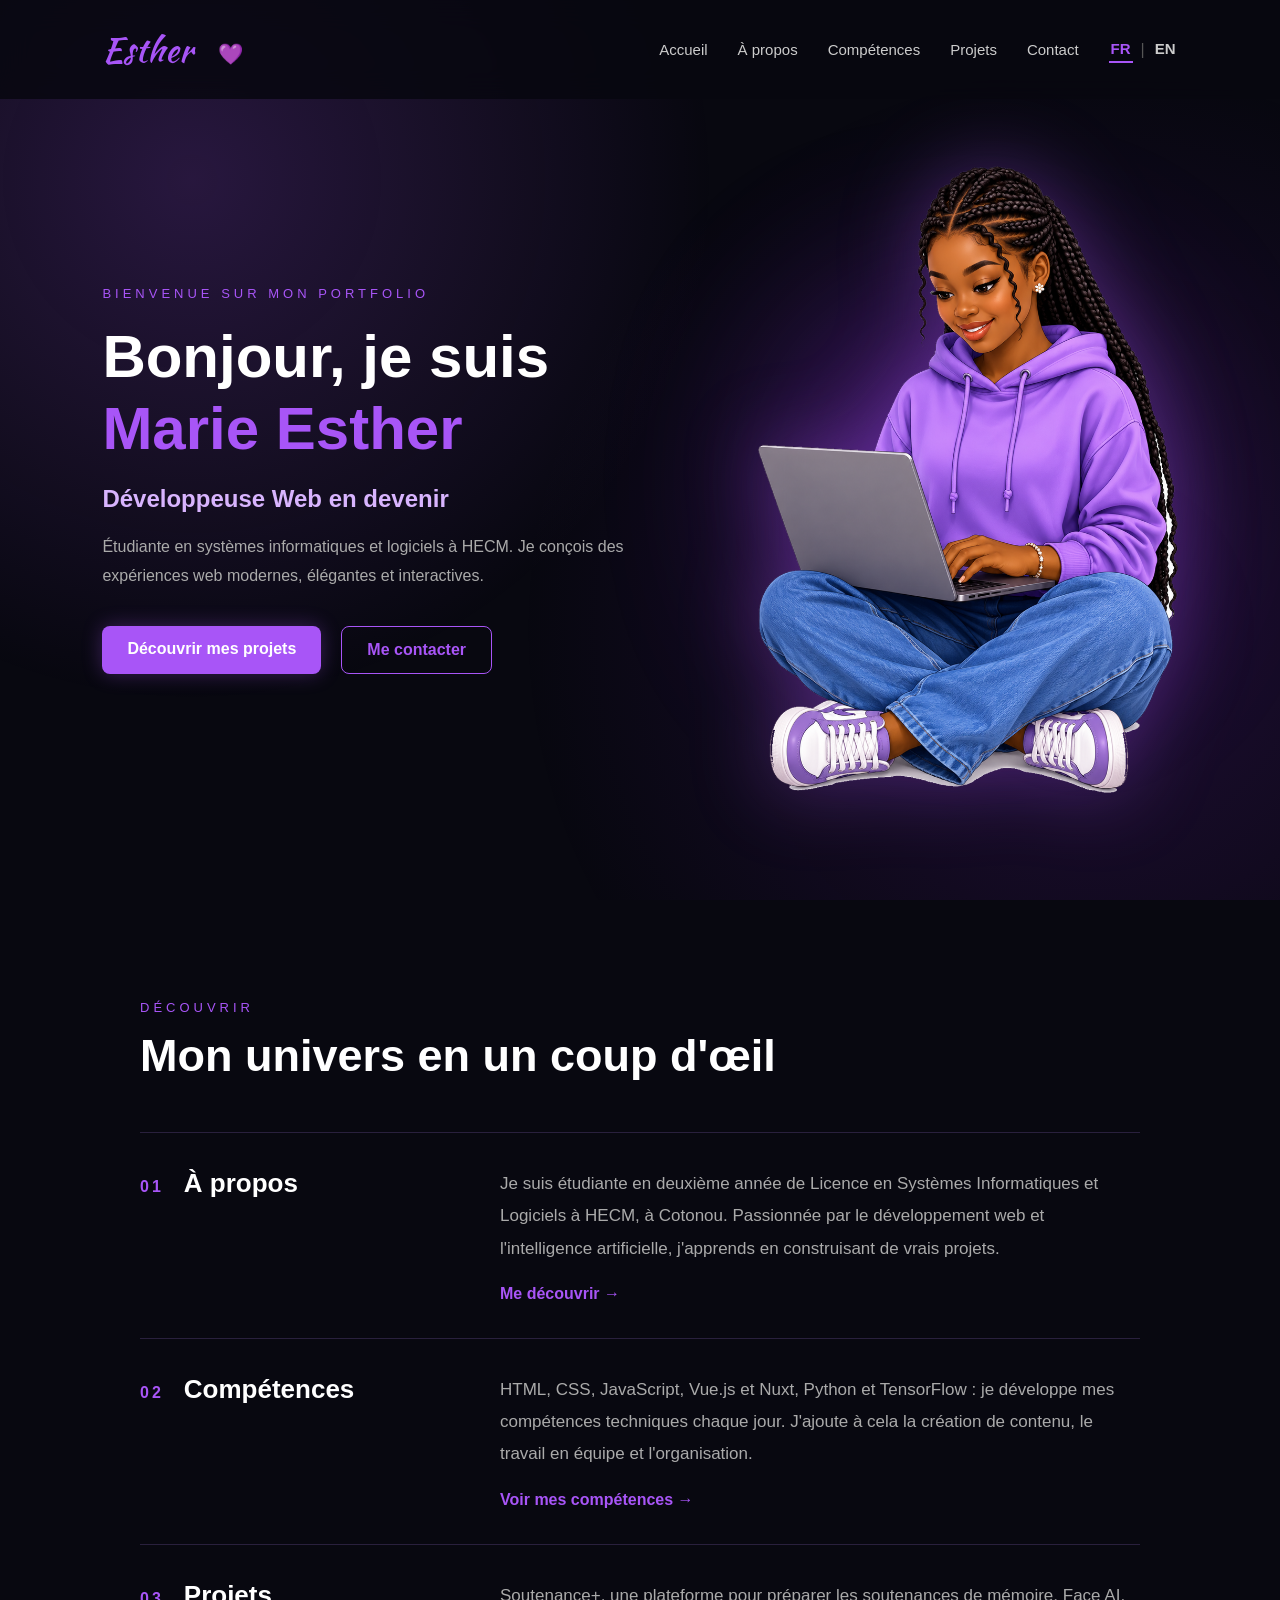
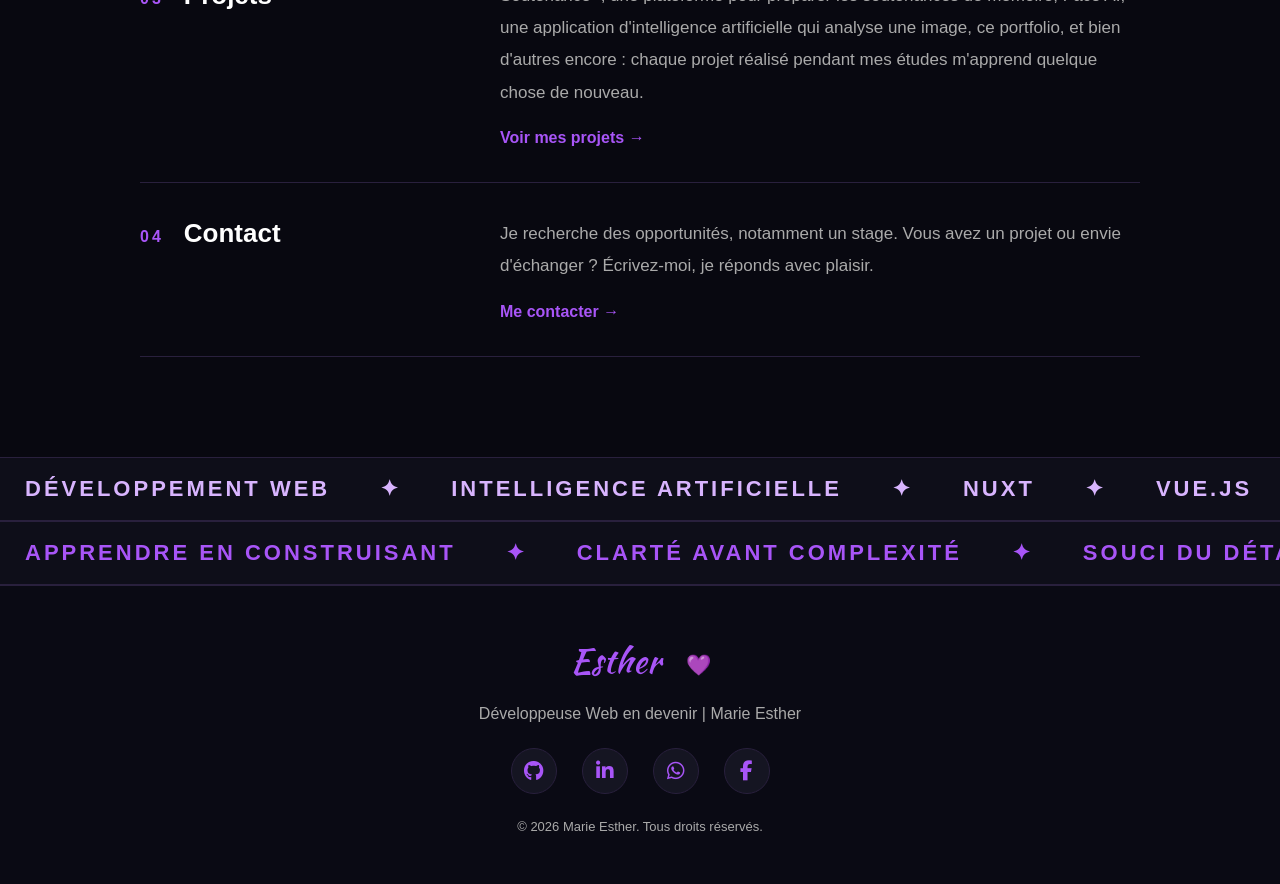
<file: index.html>
<!DOCTYPE html>
<html lang="fr">
<head>
    <meta charset="UTF-8">
    <meta name="viewport" content="width=device-width, initial-scale=1.0">
    <title data-i18n="title_home">Marie Esther | Développeuse Web</title>
    <link rel="stylesheet" href="style.css">
        <meta name="description" content="Portfolio de Marie Esther, étudiante en systèmes informatiques et logiciels à HECM. Développement web, intelligence artificielle, Nuxt, Vue.js, Python.">

    <meta property="og:type" content="website">
    <meta property="og:title" content="Marie Esther | Développeuse Web">
    <meta property="og:description" content="Étudiante en systèmes informatiques et logiciels à HECM. Découvrez mes projets web et d'intelligence artificielle.">
    <meta property="og:image" content="https://portfolio-marie-esther.vercel.app/og-image.png">
    <meta property="og:url" content="https://portfolio-marie-esther.vercel.app/">
    <meta name="twitter:card" content="summary_large_image">
</head>

<body>

    <header>
        <nav class="navbar">
            <a href="index.html" class="logo">Esther<span>.</span></a>

            <button class="menu-toggle" id="menuToggle" aria-label="Ouvrir le menu">
                ☰
            </button>

            <ul class="nav-links" id="navLinks">
                <li><a href="index.html" data-i18n="nav_home">Accueil</a></li>
                <li><a href="apropos.html" data-i18n="nav_about">À propos</a></li>
                <li><a href="competences.html" data-i18n="nav_skills">Compétences</a></li>
                <li><a href="projets.html" data-i18n="nav_projects">Projets</a></li>
                <li><a href="contact.html" data-i18n="nav_contact">Contact</a></li>
                <li><button class="lang-toggle" id="langToggle" type="button">EN</button></li>
            </ul>
        </nav>
    </header>

    <!-- SECTION ACCUEIL -->
    <section class="hero" id="accueil">

        <div class="hero-content">
            <p class="welcome" data-i18n="welcome">BIENVENUE SUR MON PORTFOLIO</p>

            <h1 data-i18n="hero_title">Bonjour, je suis<br><span>Marie Esther</span></h1>

            <h2 data-i18n="hero_sub">Développeuse Web en devenir</h2>

            <p class="description" data-i18n="hero_desc">Étudiante en systèmes informatiques et logiciels à HECM. Je conçois des expériences web modernes, élégantes et interactives.</p>

            <div class="buttons">
                <a href="projets.html" class="btn primary" data-i18n="btn_projects">Découvrir mes projets</a>
                <a href="contact.html" class="btn secondary" data-i18n="btn_contact">Me contacter</a>
            </div>
        </div>

        <div class="hero-image">
            <div class="glow"></div>
            <img src="avatar.png" alt="Illustration de Marie Esther devant son ordinateur" class="hero-avatar">
        </div>

    </section>

    <!-- RÉSUMÉ DES PAGES -->
    <section class="summary">

        <div class="summary-container">

            <p class="section-title" data-i18n="sum_label">DÉCOUVRIR</p>

            <h2 data-i18n="sum_title">Mon univers en un coup d'œil</h2>

            <div class="summary-item">
                <div class="summary-head">
                    <span class="summary-number">01</span>
                    <h3 data-i18n="nav_about">À propos</h3>
                </div>
                <div class="summary-body">
                    <p data-i18n="sum1_text">Je suis étudiante en deuxième année de Licence en Systèmes Informatiques et Logiciels à HECM, à Cotonou. Passionnée par le développement web et l'intelligence artificielle, j'apprends en construisant de vrais projets.</p>
                    <a href="apropos.html" class="summary-link" data-i18n="sum1_link">Me découvrir →</a>
                </div>
            </div>

            <div class="summary-item">
                <div class="summary-head">
                    <span class="summary-number">02</span>
                    <h3 data-i18n="nav_skills">Compétences</h3>
                </div>
                <div class="summary-body">
                    <p data-i18n="sum2_text">HTML, CSS, JavaScript, Vue.js et Nuxt, Python et TensorFlow : je développe mes compétences techniques chaque jour. J'ajoute à cela la création de contenu, le travail en équipe et l'organisation.</p>
                    <a href="competences.html" class="summary-link" data-i18n="sum2_link">Voir mes compétences →</a>
                </div>
            </div>

            <div class="summary-item">
                <div class="summary-head">
                    <span class="summary-number">03</span>
                    <h3 data-i18n="nav_projects">Projets</h3>
                </div>
                <div class="summary-body">
                    <p data-i18n="sum3_text">Soutenance+, une plateforme pour préparer les soutenances de mémoire, Face AI, une application d'intelligence artificielle qui analyse une image, ce portfolio, et bien d'autres encore : chaque projet réalisé pendant mes études m'apprend quelque chose de nouveau.</p>
                    <a href="projets.html" class="summary-link" data-i18n="sum3_link">Voir mes projets →</a>
                </div>
            </div>

            <div class="summary-item">
                <div class="summary-head">
                    <span class="summary-number">04</span>
                    <h3 data-i18n="nav_contact">Contact</h3>
                </div>
                <div class="summary-body">
                    <p data-i18n="sum4_text">Je recherche des opportunités, notamment un stage. Vous avez un projet ou envie d'échanger ? Écrivez-moi, je réponds avec plaisir.</p>
                    <a href="contact.html" class="summary-link" data-i18n="sum4_link">Me contacter →</a>
                </div>
            </div>

        </div>

    </section>

    <!-- BANDES DE MOTS QUI DÉFILENT -->
    <div class="marquee">
        <div class="marquee-track">
            <div class="marquee-group">
                <span data-i18n="mq_web">DÉVELOPPEMENT WEB</span><span>✦</span>
                <span data-i18n="mq_ai">INTELLIGENCE ARTIFICIELLE</span><span>✦</span>
                <span>NUXT</span><span>✦</span>
                <span>VUE.JS</span><span>✦</span>
                <span>PYTHON</span><span>✦</span>
                <span>TENSORFLOW</span><span>✦</span>
            </div>
            <div class="marquee-group" aria-hidden="true">
                <span data-i18n="mq_web">DÉVELOPPEMENT WEB</span><span>✦</span>
                <span data-i18n="mq_ai">INTELLIGENCE ARTIFICIELLE</span><span>✦</span>
                <span>NUXT</span><span>✦</span>
                <span>VUE.JS</span><span>✦</span>
                <span>PYTHON</span><span>✦</span>
                <span>TENSORFLOW</span><span>✦</span>
            </div>
        </div>
    </div>

    <div class="marquee reverse">
        <div class="marquee-track">
            <div class="marquee-group">
                <span data-i18n="mq2_learn">APPRENDRE EN CONSTRUISANT</span><span>✦</span>
                <span data-i18n="mq2_clarity">CLARTÉ AVANT COMPLEXITÉ</span><span>✦</span>
                <span data-i18n="mq2_detail">SOUCI DU DÉTAIL</span><span>✦</span>
                <span data-i18n="mq2_creativity">CRÉATIVITÉ</span><span>✦</span>
                <span data-i18n="mq2_rigor">RIGUEUR</span><span>✦</span>
            </div>
            <div class="marquee-group" aria-hidden="true">
                <span data-i18n="mq2_learn">APPRENDRE EN CONSTRUISANT</span><span>✦</span>
                <span data-i18n="mq2_clarity">CLARTÉ AVANT COMPLEXITÉ</span><span>✦</span>
                <span data-i18n="mq2_detail">SOUCI DU DÉTAIL</span><span>✦</span>
                <span data-i18n="mq2_creativity">CRÉATIVITÉ</span><span>✦</span>
                <span data-i18n="mq2_rigor">RIGUEUR</span><span>✦</span>
            </div>
        </div>
    </div>

    <!-- FOOTER -->
    <footer class="footer">

        <div class="footer-content">

            <a href="index.html" class="logo">Esther<span>.</span></a>

            <p data-i18n="foot_tag">Développeuse Web en devenir | Marie Esther</p>

            <div class="social-links">

                <a href="https://github.com/Tresor82" target="_blank" rel="noopener">GitHub</a>

                <a href="https://www.linkedin.com/in/marie-esther-gando-2b0a843a9" target="_blank" rel="noopener">LinkedIn</a>

                <a href="https://wa.me/2290168267479" target="_blank" rel="noopener">WhatsApp</a>

                <a href="https://www.facebook.com/profile.php?id=61590139468585" target="_blank" rel="noopener">Facebook</a>

            </div>

            <p class="copyright" data-i18n="foot_copy">© 2026 Marie Esther. Tous droits réservés.</p>

        </div>

    </footer>

    <!-- BOUTON RETOUR EN HAUT -->
    <button id="backToTop" title="Retour en haut">↑</button>

    <script src="script.js"></script>
</body>
</html>
</file>
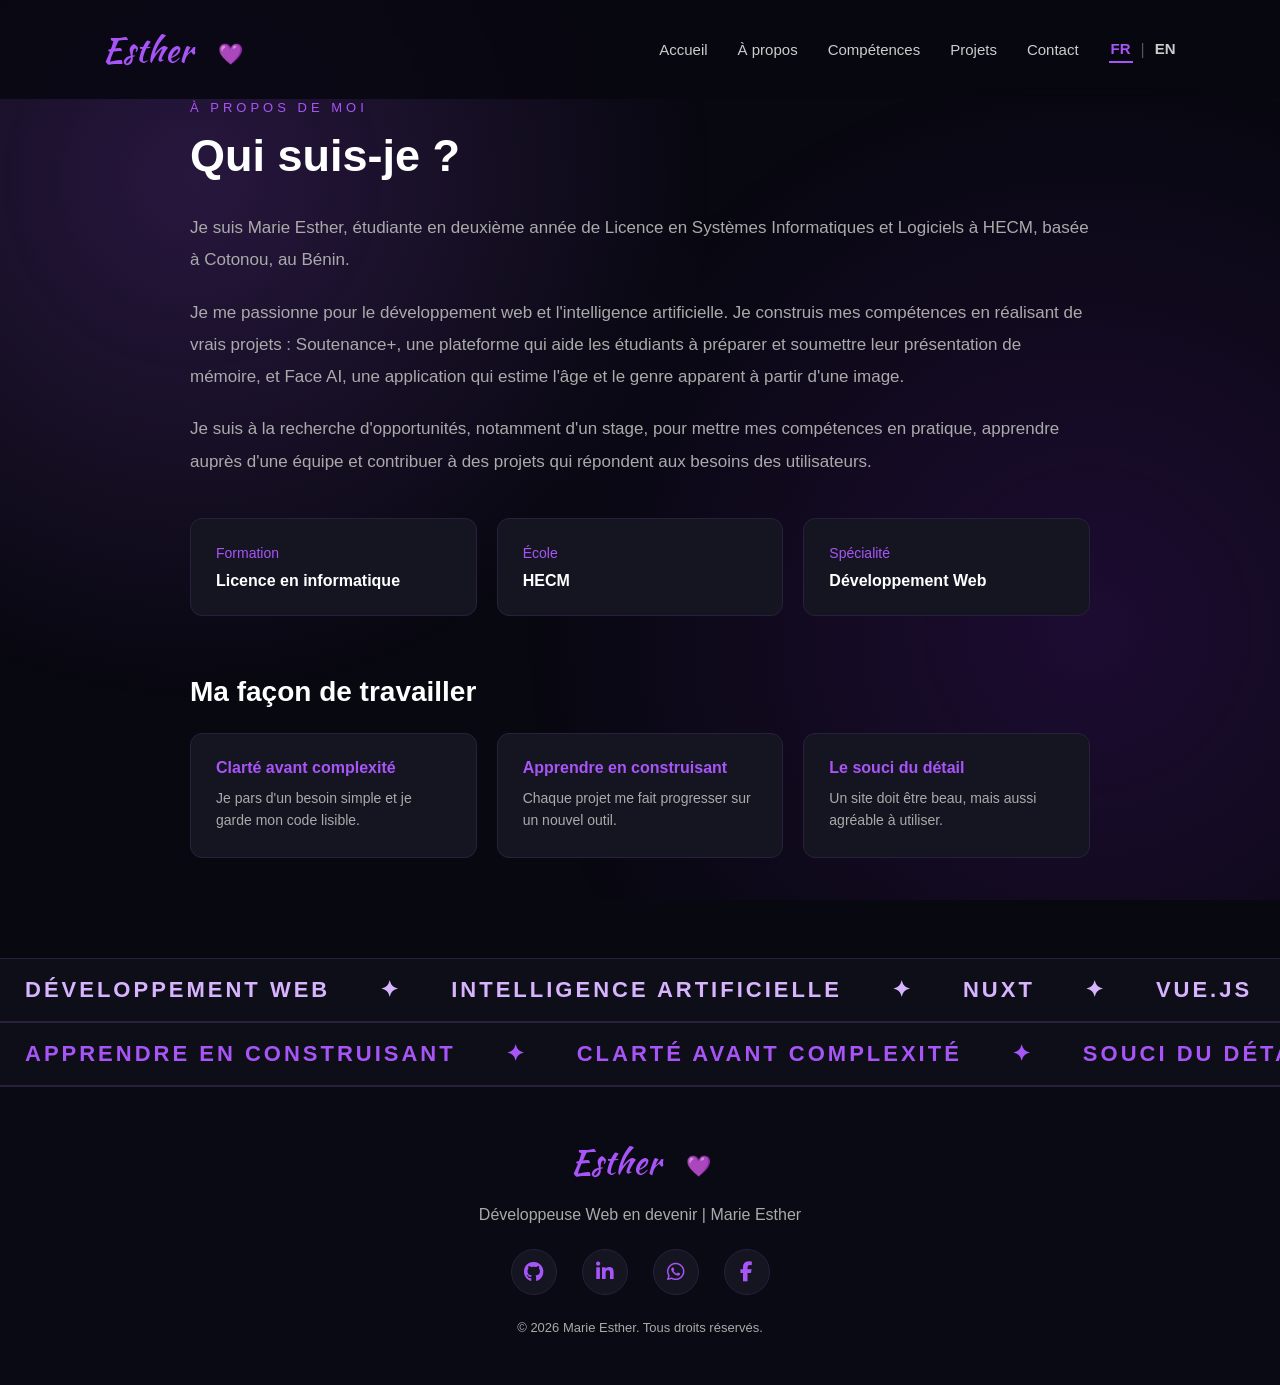
<file: apropos.html>
<!DOCTYPE html>
<html lang="fr">
<head>
    <meta charset="UTF-8">
    <meta name="viewport" content="width=device-width, initial-scale=1.0">
    <title data-i18n="title_about">À propos | Marie Esther</title>
    <link rel="stylesheet" href="style.css">
        <meta name="description" content="Portfolio de Marie Esther, étudiante en systèmes informatiques et logiciels à HECM. Développement web, intelligence artificielle, Nuxt, Vue.js, Python.">

    <meta property="og:type" content="website">
    <meta property="og:title" content="Marie Esther | Développeuse Web">
    <meta property="og:description" content="Étudiante en systèmes informatiques et logiciels à HECM. Découvrez mes projets web et d'intelligence artificielle.">
    <meta property="og:image" content="https://portfolio-marie-esther.vercel.app/og-image.png">
    <meta property="og:url" content="https://portfolio-marie-esther.vercel.app/">
    <meta name="twitter:card" content="summary_large_image">
</head>

<body>

    <header>
        <nav class="navbar">
            <a href="index.html" class="logo">Esther<span>.</span></a>

            <button class="menu-toggle" id="menuToggle" aria-label="Ouvrir le menu">
                ☰
            </button>

            <ul class="nav-links" id="navLinks">
                <li><a href="index.html" data-i18n="nav_home">Accueil</a></li>
                <li><a href="apropos.html" data-i18n="nav_about">À propos</a></li>
                <li><a href="competences.html" data-i18n="nav_skills">Compétences</a></li>
                <li><a href="projets.html" data-i18n="nav_projects">Projets</a></li>
                <li><a href="contact.html" data-i18n="nav_contact">Contact</a></li>
                <li><button class="lang-toggle" id="langToggle" type="button">EN</button></li>
            </ul>
        </nav>
    </header>

    <!-- SECTION À PROPOS -->
    <section class="about" id="apropos">

        <div class="about-content">

            <p class="section-title" data-i18n="about_label">À PROPOS DE MOI</p>

            <h2 data-i18n="about_h2">Qui suis-je ?</h2>

            <p data-i18n="about_p1">Je suis Marie Esther, étudiante en deuxième année de Licence en Systèmes Informatiques et Logiciels à HECM, basée à Cotonou, au Bénin.</p>

            <p data-i18n="about_p2">Je me passionne pour le développement web et l'intelligence artificielle. Je construis mes compétences en réalisant de vrais projets : Soutenance+, une plateforme qui aide les étudiants à préparer et soumettre leur présentation de mémoire, et Face AI, une application qui estime l'âge et le genre apparent à partir d'une image.</p>

            <p data-i18n="about_p3">Je suis à la recherche d'opportunités, notamment d'un stage, pour mettre mes compétences en pratique, apprendre auprès d'une équipe et contribuer à des projets qui répondent aux besoins des utilisateurs.</p>

            <div class="about-info">
                <div>
                    <span data-i18n="info_education">Formation</span>
                    <p data-i18n="info_education_val">Licence en informatique</p>
                </div>

                <div>
                    <span data-i18n="info_school">École</span>
                    <p>HECM</p>
                </div>

                <div>
                    <span data-i18n="info_specialty">Spécialité</span>
                    <p data-i18n="info_specialty_val">Développement Web</p>
                </div>
            </div>

            <h3 class="values-title" data-i18n="values_title">Ma façon de travailler</h3>

            <div class="about-values">
                <div>
                    <h4 data-i18n="val1_title">Clarté avant complexité</h4>
                    <p data-i18n="val1_text">Je pars d'un besoin simple et je garde mon code lisible.</p>
                </div>

                <div>
                    <h4 data-i18n="val2_title">Apprendre en construisant</h4>
                    <p data-i18n="val2_text">Chaque projet me fait progresser sur un nouvel outil.</p>
                </div>

                <div>
                    <h4 data-i18n="val3_title">Le souci du détail</h4>
                    <p data-i18n="val3_text">Un site doit être beau, mais aussi agréable à utiliser.</p>
                </div>
            </div>

        </div>

    </section>

    <!-- BANDES DE MOTS QUI DÉFILENT -->
    <div class="marquee">
        <div class="marquee-track">
            <div class="marquee-group">
                <span data-i18n="mq_web">DÉVELOPPEMENT WEB</span><span>✦</span>
                <span data-i18n="mq_ai">INTELLIGENCE ARTIFICIELLE</span><span>✦</span>
                <span>NUXT</span><span>✦</span>
                <span>VUE.JS</span><span>✦</span>
                <span>PYTHON</span><span>✦</span>
                <span>TENSORFLOW</span><span>✦</span>
            </div>
            <div class="marquee-group" aria-hidden="true">
                <span data-i18n="mq_web">DÉVELOPPEMENT WEB</span><span>✦</span>
                <span data-i18n="mq_ai">INTELLIGENCE ARTIFICIELLE</span><span>✦</span>
                <span>NUXT</span><span>✦</span>
                <span>VUE.JS</span><span>✦</span>
                <span>PYTHON</span><span>✦</span>
                <span>TENSORFLOW</span><span>✦</span>
            </div>
        </div>
    </div>

    <div class="marquee reverse">
        <div class="marquee-track">
            <div class="marquee-group">
                <span data-i18n="mq2_learn">APPRENDRE EN CONSTRUISANT</span><span>✦</span>
                <span data-i18n="mq2_clarity">CLARTÉ AVANT COMPLEXITÉ</span><span>✦</span>
                <span data-i18n="mq2_detail">SOUCI DU DÉTAIL</span><span>✦</span>
                <span data-i18n="mq2_creativity">CRÉATIVITÉ</span><span>✦</span>
                <span data-i18n="mq2_rigor">RIGUEUR</span><span>✦</span>
            </div>
            <div class="marquee-group" aria-hidden="true">
                <span data-i18n="mq2_learn">APPRENDRE EN CONSTRUISANT</span><span>✦</span>
                <span data-i18n="mq2_clarity">CLARTÉ AVANT COMPLEXITÉ</span><span>✦</span>
                <span data-i18n="mq2_detail">SOUCI DU DÉTAIL</span><span>✦</span>
                <span data-i18n="mq2_creativity">CRÉATIVITÉ</span><span>✦</span>
                <span data-i18n="mq2_rigor">RIGUEUR</span><span>✦</span>
            </div>
        </div>
    </div>

    <!-- FOOTER -->
    <footer class="footer">

        <div class="footer-content">

            <a href="index.html" class="logo">Esther<span>.</span></a>

            <p data-i18n="foot_tag">Développeuse Web en devenir | Marie Esther</p>

            <div class="social-links">

                <a href="https://github.com/Tresor82" target="_blank" rel="noopener">GitHub</a>

                <a href="https://www.linkedin.com/in/marie-esther-gando-2b0a843a9" target="_blank" rel="noopener">LinkedIn</a>

                <a href="https://wa.me/2290168267479" target="_blank" rel="noopener">WhatsApp</a>

                <a href="https://www.facebook.com/profile.php?id=61590139468585" target="_blank" rel="noopener">Facebook</a>

            </div>

            <p class="copyright" data-i18n="foot_copy">© 2026 Marie Esther. Tous droits réservés.</p>

        </div>

    </footer>

    <!-- BOUTON RETOUR EN HAUT -->
    <button id="backToTop" title="Retour en haut">↑</button>

    <script src="script.js"></script>
</body>
</html>
</file>
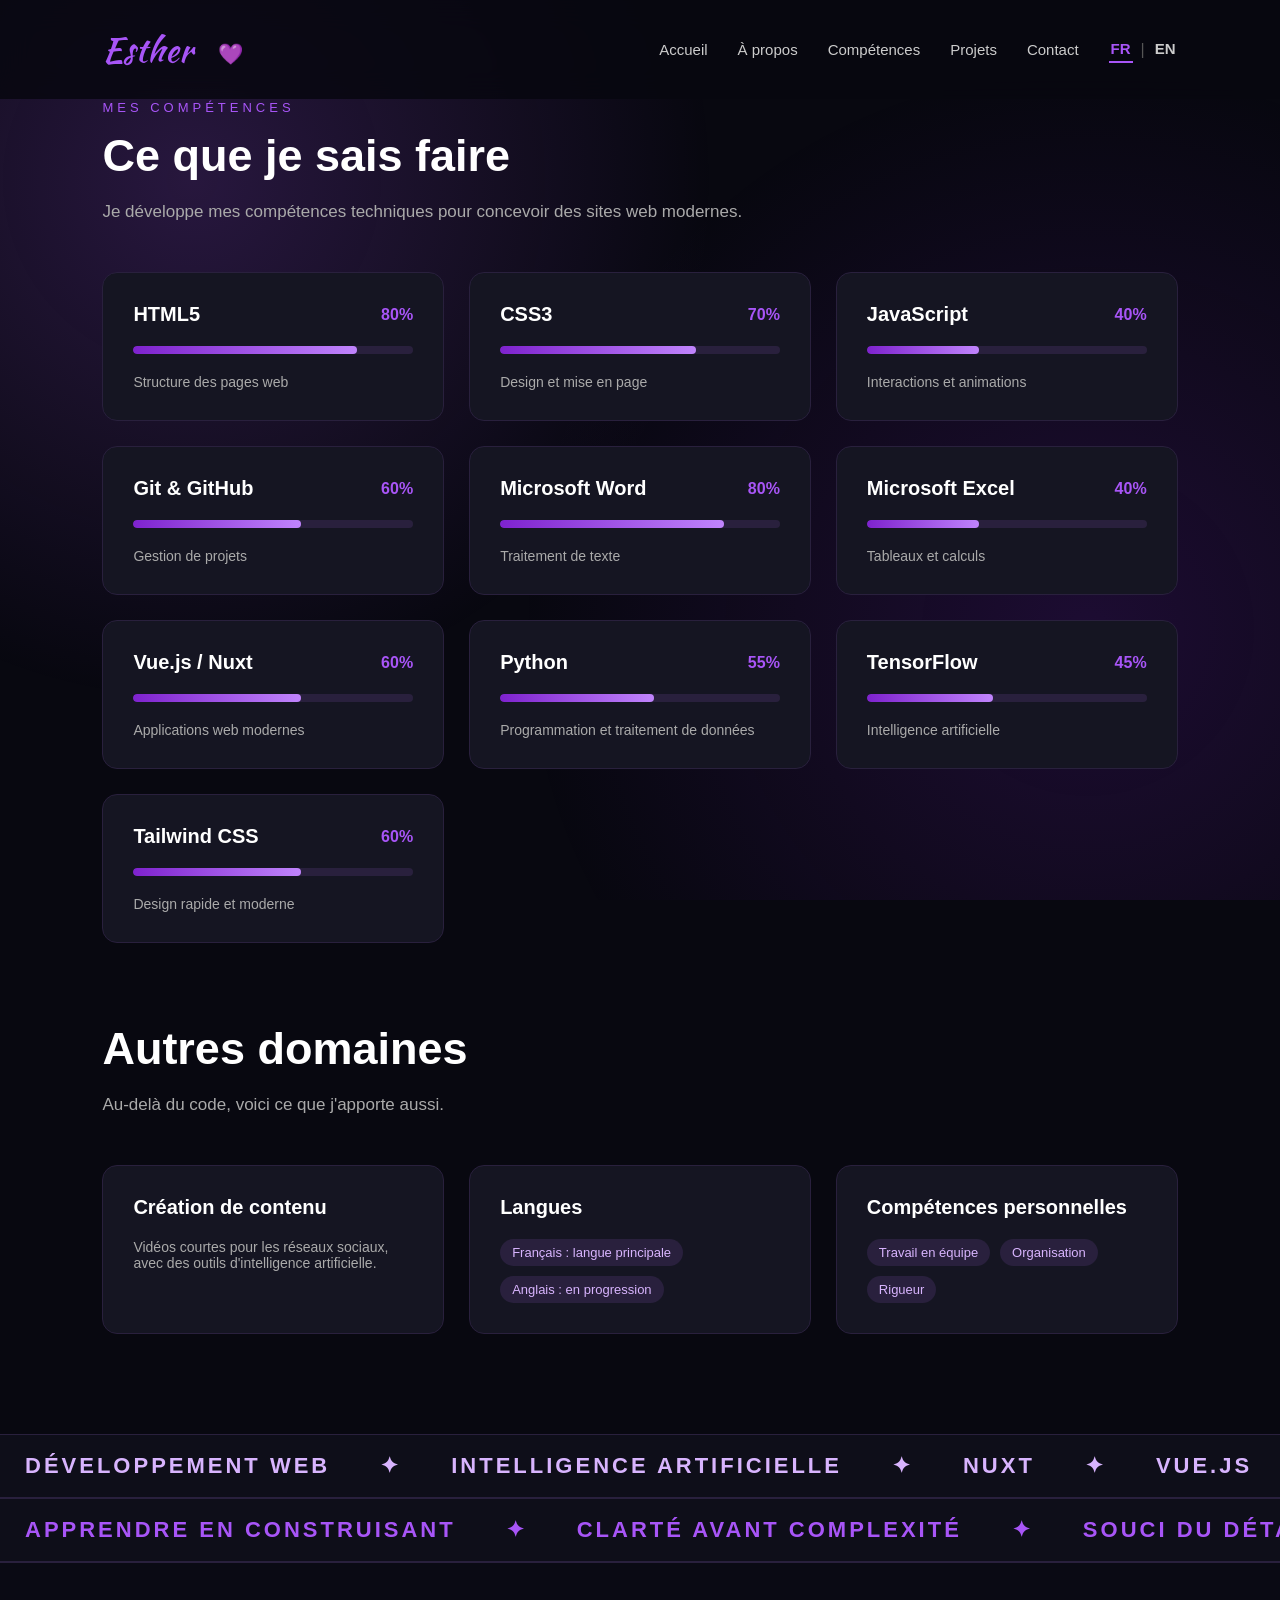
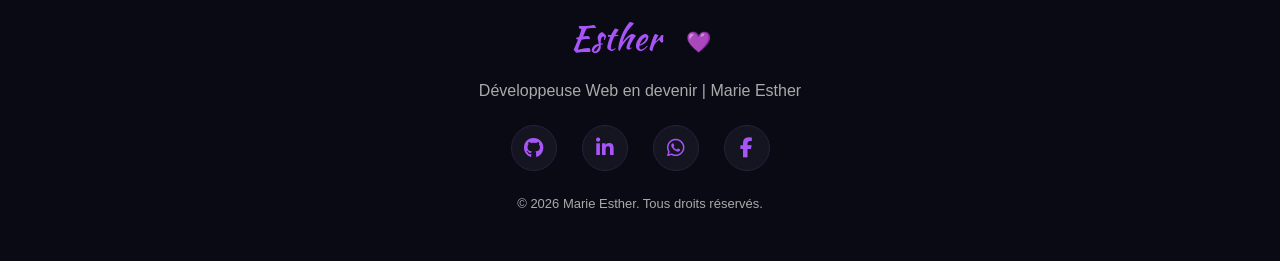
<file: competences.html>
<!DOCTYPE html>
<html lang="fr">
<head>
    <meta charset="UTF-8">
    <meta name="viewport" content="width=device-width, initial-scale=1.0">
    <title data-i18n="title_skills">Compétences | Marie Esther</title>
    <link rel="stylesheet" href="style.css">
        <meta name="description" content="Portfolio de Marie Esther, étudiante en systèmes informatiques et logiciels à HECM. Développement web, intelligence artificielle, Nuxt, Vue.js, Python.">

    <meta property="og:type" content="website">
    <meta property="og:title" content="Marie Esther | Développeuse Web">
    <meta property="og:description" content="Étudiante en systèmes informatiques et logiciels à HECM. Découvrez mes projets web et d'intelligence artificielle.">
    <meta property="og:image" content="https://portfolio-marie-esther.vercel.app/og-image.png">
    <meta property="og:url" content="https://portfolio-marie-esther.vercel.app/">
    <meta name="twitter:card" content="summary_large_image">
</head>

<body>

    <header>
        <nav class="navbar">
            <a href="index.html" class="logo">Esther<span>.</span></a>

            <button class="menu-toggle" id="menuToggle" aria-label="Ouvrir le menu">
                ☰
            </button>

            <ul class="nav-links" id="navLinks">
                <li><a href="index.html" data-i18n="nav_home">Accueil</a></li>
                <li><a href="apropos.html" data-i18n="nav_about">À propos</a></li>
                <li><a href="competences.html" data-i18n="nav_skills">Compétences</a></li>
                <li><a href="projets.html" data-i18n="nav_projects">Projets</a></li>
                <li><a href="contact.html" data-i18n="nav_contact">Contact</a></li>
                <li><button class="lang-toggle" id="langToggle" type="button">EN</button></li>
            </ul>
        </nav>
    </header>

    <!-- SECTION COMPÉTENCES -->
    <section class="skills" id="competences">

        <div class="skills-container">

            <p class="section-title" data-i18n="skills_label">MES COMPÉTENCES</p>

            <h2 data-i18n="skills_h2">Ce que je sais faire</h2>

            <p class="skills-description" data-i18n="skills_desc">Je développe mes compétences techniques pour concevoir des sites web modernes.</p>

            <div class="skills-grid">

                <div class="skill-card">
                    <div class="skill-header">
                        <h3>HTML5</h3>
                        <span>80%</span>
                    </div>
                    <div class="progress-bar">
                        <div class="progress html"></div>
                    </div>
                    <p data-i18n="sk_html">Structure des pages web</p>
                </div>

                <div class="skill-card">
                    <div class="skill-header">
                        <h3>CSS3</h3>
                        <span>70%</span>
                    </div>
                    <div class="progress-bar">
                        <div class="progress css"></div>
                    </div>
                    <p data-i18n="sk_css">Design et mise en page</p>
                </div>

                <div class="skill-card">
                    <div class="skill-header">
                        <h3>JavaScript</h3>
                        <span>40%</span>
                    </div>
                    <div class="progress-bar">
                        <div class="progress js"></div>
                    </div>
                    <p data-i18n="sk_js">Interactions et animations</p>
                </div>

                <div class="skill-card">
                    <div class="skill-header">
                        <h3>Git & GitHub</h3>
                        <span>60%</span>
                    </div>
                    <div class="progress-bar">
                        <div class="progress github"></div>
                    </div>
                    <p data-i18n="sk_git">Gestion de projets</p>
                </div>

                <div class="skill-card">
                    <div class="skill-header">
                        <h3>Microsoft Word</h3>
                        <span>80%</span>
                    </div>
                    <div class="progress-bar">
                        <div class="progress word"></div>
                    </div>
                    <p data-i18n="sk_word">Traitement de texte</p>
                </div>

                <div class="skill-card">
                    <div class="skill-header">
                        <h3>Microsoft Excel</h3>
                        <span>40%</span>
                    </div>
                    <div class="progress-bar">
                        <div class="progress excel"></div>
                    </div>
                    <p data-i18n="sk_excel">Tableaux et calculs</p>
                </div>

                <div class="skill-card">
                    <div class="skill-header">
                        <h3>Vue.js / Nuxt</h3>
                        <span>60%</span>
                    </div>
                    <div class="progress-bar">
                        <div class="progress vue"></div>
                    </div>
                    <p data-i18n="sk_vue">Applications web modernes</p>
                </div>

                <div class="skill-card">
                    <div class="skill-header">
                        <h3>Python</h3>
                        <span>55%</span>
                    </div>
                    <div class="progress-bar">
                        <div class="progress python"></div>
                    </div>
                    <p data-i18n="sk_python">Programmation et traitement de données</p>
                </div>

                <div class="skill-card">
                    <div class="skill-header">
                        <h3>TensorFlow</h3>
                        <span>45%</span>
                    </div>
                    <div class="progress-bar">
                        <div class="progress tensorflow"></div>
                    </div>
                    <p data-i18n="sk_tf">Intelligence artificielle</p>
                </div>

                <div class="skill-card">
                    <div class="skill-header">
                        <h3>Tailwind CSS</h3>
                        <span>60%</span>
                    </div>
                    <div class="progress-bar">
                        <div class="progress tailwind"></div>
                    </div>
                    <p data-i18n="sk_tailwind">Design rapide et moderne</p>
                </div>

            </div>

            <!-- AUTRES DOMAINES -->
            <h2 class="other-title" data-i18n="other_title">Autres domaines</h2>

            <p class="skills-description" data-i18n="other_desc">Au-delà du code, voici ce que j'apporte aussi.</p>

            <div class="skills-grid">

                <div class="skill-card">
                    <div class="skill-header">
                        <h3 data-i18n="oth_content">Création de contenu</h3>
                    </div>
                    <p data-i18n="oth_content_text">Vidéos courtes pour les réseaux sociaux, avec des outils d'intelligence artificielle.</p>
                </div>

                <div class="skill-card">
                    <div class="skill-header">
                        <h3 data-i18n="oth_lang">Langues</h3>
                    </div>
                    <div class="level-list">
                        <span data-i18n="oth_lang_fr">Français : langue principale</span>
                        <span data-i18n="oth_lang_en">Anglais : en progression</span>
                    </div>
                </div>

                <div class="skill-card">
                    <div class="skill-header">
                        <h3 data-i18n="oth_soft">Compétences personnelles</h3>
                    </div>
                    <div class="level-list">
                        <span data-i18n="oth_team">Travail en équipe</span>
                        <span data-i18n="oth_org">Organisation</span>
                        <span data-i18n="oth_rigor">Rigueur</span>
                    </div>
                </div>

            </div>

        </div>

    </section>

    <!-- BANDES DE MOTS QUI DÉFILENT -->
    <div class="marquee">
        <div class="marquee-track">
            <div class="marquee-group">
                <span data-i18n="mq_web">DÉVELOPPEMENT WEB</span><span>✦</span>
                <span data-i18n="mq_ai">INTELLIGENCE ARTIFICIELLE</span><span>✦</span>
                <span>NUXT</span><span>✦</span>
                <span>VUE.JS</span><span>✦</span>
                <span>PYTHON</span><span>✦</span>
                <span>TENSORFLOW</span><span>✦</span>
            </div>
            <div class="marquee-group" aria-hidden="true">
                <span data-i18n="mq_web">DÉVELOPPEMENT WEB</span><span>✦</span>
                <span data-i18n="mq_ai">INTELLIGENCE ARTIFICIELLE</span><span>✦</span>
                <span>NUXT</span><span>✦</span>
                <span>VUE.JS</span><span>✦</span>
                <span>PYTHON</span><span>✦</span>
                <span>TENSORFLOW</span><span>✦</span>
            </div>
        </div>
    </div>

    <div class="marquee reverse">
        <div class="marquee-track">
            <div class="marquee-group">
                <span data-i18n="mq2_learn">APPRENDRE EN CONSTRUISANT</span><span>✦</span>
                <span data-i18n="mq2_clarity">CLARTÉ AVANT COMPLEXITÉ</span><span>✦</span>
                <span data-i18n="mq2_detail">SOUCI DU DÉTAIL</span><span>✦</span>
                <span data-i18n="mq2_creativity">CRÉATIVITÉ</span><span>✦</span>
                <span data-i18n="mq2_rigor">RIGUEUR</span><span>✦</span>
            </div>
            <div class="marquee-group" aria-hidden="true">
                <span data-i18n="mq2_learn">APPRENDRE EN CONSTRUISANT</span><span>✦</span>
                <span data-i18n="mq2_clarity">CLARTÉ AVANT COMPLEXITÉ</span><span>✦</span>
                <span data-i18n="mq2_detail">SOUCI DU DÉTAIL</span><span>✦</span>
                <span data-i18n="mq2_creativity">CRÉATIVITÉ</span><span>✦</span>
                <span data-i18n="mq2_rigor">RIGUEUR</span><span>✦</span>
            </div>
        </div>
    </div>

    <!-- FOOTER -->
    <footer class="footer">

        <div class="footer-content">

            <a href="index.html" class="logo">Esther<span>.</span></a>

            <p data-i18n="foot_tag">Développeuse Web en devenir | Marie Esther</p>

            <div class="social-links">

                <a href="https://github.com/Tresor82" target="_blank" rel="noopener">GitHub</a>

                <a href="https://www.linkedin.com/in/marie-esther-gando-2b0a843a9" target="_blank" rel="noopener">LinkedIn</a>

                <a href="https://wa.me/2290168267479" target="_blank" rel="noopener">WhatsApp</a>

                <a href="https://www.facebook.com/profile.php?id=61590139468585" target="_blank" rel="noopener">Facebook</a>

            </div>

            <p class="copyright" data-i18n="foot_copy">© 2026 Marie Esther. Tous droits réservés.</p>

        </div>

    </footer>

    <!-- BOUTON RETOUR EN HAUT -->
    <button id="backToTop" title="Retour en haut">↑</button>

    <script src="script.js"></script>
</body>
</html>
</file>
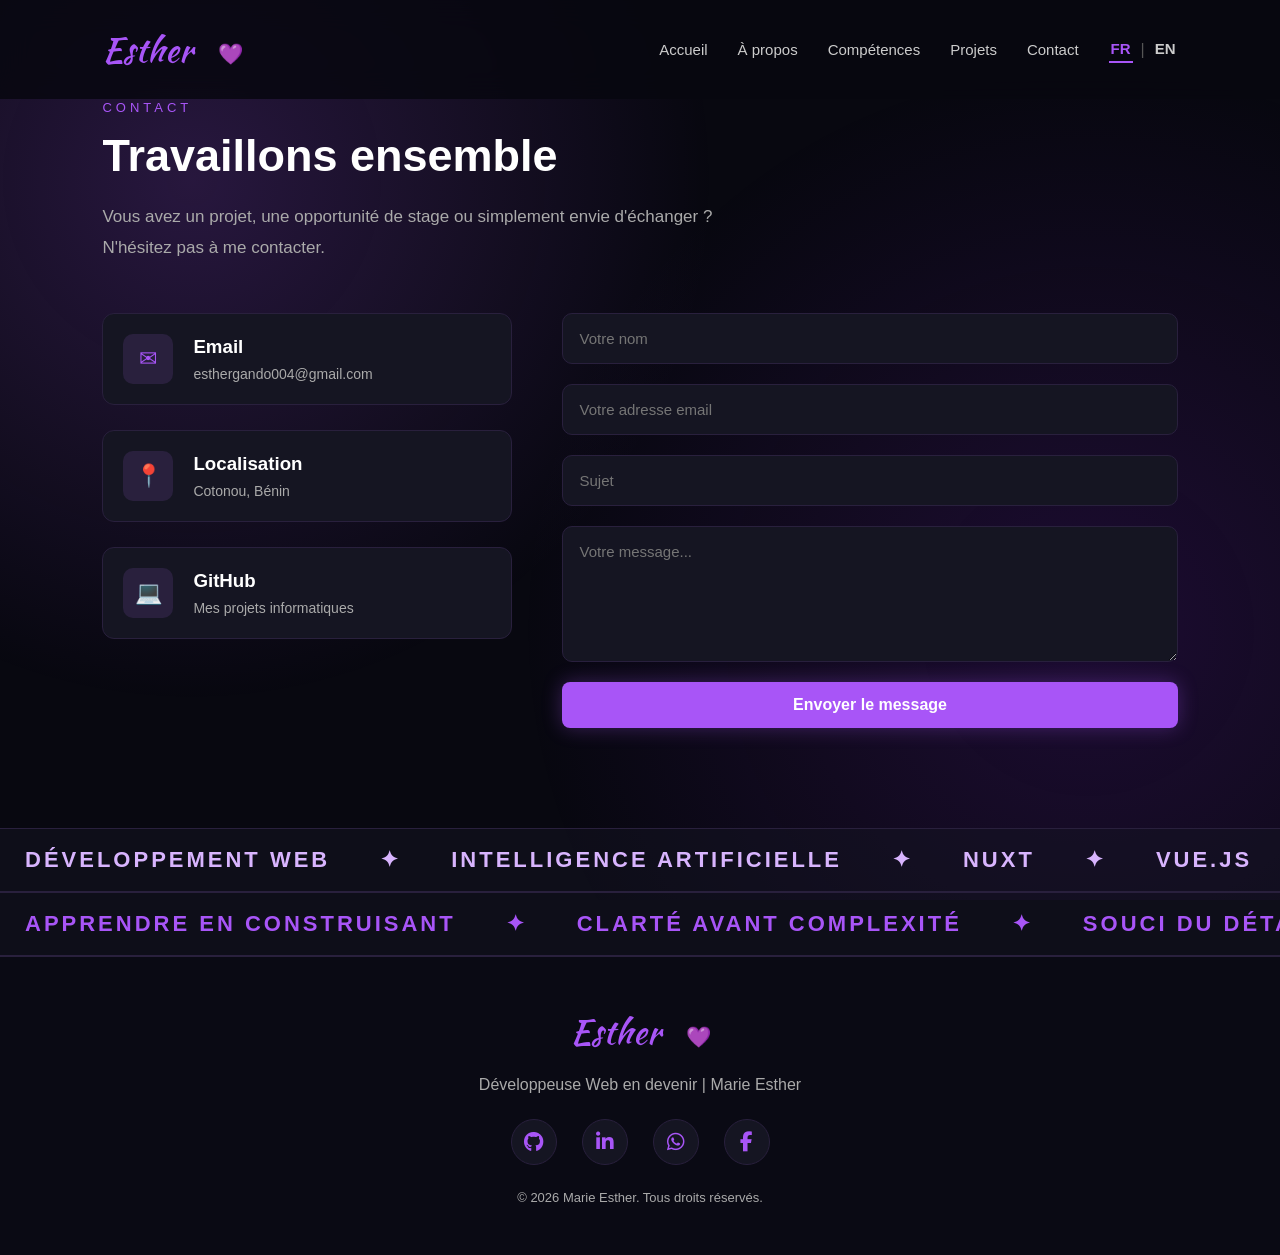
<file: contact.html>
<!DOCTYPE html>
<html lang="fr">
<head>
    <meta charset="UTF-8">
    <meta name="viewport" content="width=device-width, initial-scale=1.0">
    <title data-i18n="title_contact">Contact | Marie Esther</title>
    <link rel="stylesheet" href="style.css">
        <meta name="description" content="Portfolio de Marie Esther, étudiante en systèmes informatiques et logiciels à HECM. Développement web, intelligence artificielle, Nuxt, Vue.js, Python.">

    <meta property="og:type" content="website">
    <meta property="og:title" content="Marie Esther | Développeuse Web">
    <meta property="og:description" content="Étudiante en systèmes informatiques et logiciels à HECM. Découvrez mes projets web et d'intelligence artificielle.">
    <meta property="og:image" content="https://portfolio-marie-esther.vercel.app/og-image.png">
    <meta property="og:url" content="https://portfolio-marie-esther.vercel.app/">
    <meta name="twitter:card" content="summary_large_image">
</head>

<body>

    <header>
        <nav class="navbar">
            <a href="index.html" class="logo">Esther<span>.</span></a>

            <button class="menu-toggle" id="menuToggle" aria-label="Ouvrir le menu">
                ☰
            </button>

            <ul class="nav-links" id="navLinks">
                <li><a href="index.html" data-i18n="nav_home">Accueil</a></li>
                <li><a href="apropos.html" data-i18n="nav_about">À propos</a></li>
                <li><a href="competences.html" data-i18n="nav_skills">Compétences</a></li>
                <li><a href="projets.html" data-i18n="nav_projects">Projets</a></li>
                <li><a href="contact.html" data-i18n="nav_contact">Contact</a></li>
                <li><button class="lang-toggle" id="langToggle" type="button">EN</button></li>
            </ul>
        </nav>
    </header>

    <!-- SECTION CONTACT -->
    <section class="contact" id="contact">

        <div class="contact-container">

            <p class="section-title">CONTACT</p>

            <h2 data-i18n="contact_h2">Travaillons ensemble</h2>

            <p class="contact-description" data-i18n="contact_desc">Vous avez un projet, une opportunité de stage ou simplement envie d'échanger ? N'hésitez pas à me contacter.</p>

            <div class="contact-content">

                <div class="contact-info">

                    <div class="contact-item">
                        <div class="contact-icon">✉</div>
                        <div>
                            <h3>Email</h3>
                            <p>esthergando004@gmail.com</p>
                        </div>
                    </div>

                    <div class="contact-item">
                        <div class="contact-icon">📍</div>
                        <div>
                            <h3 data-i18n="contact_location">Localisation</h3>
                            <p data-i18n="contact_city">Cotonou, Bénin</p>
                        </div>
                    </div>

                    <div class="contact-item">
                        <div class="contact-icon">💻</div>
                        <div>
                            <h3>GitHub</h3>
                            <p data-i18n="contact_github">Mes projets informatiques</p>
                        </div>
                    </div>

                </div>

                <form class="contact-form"
                      action="https://formsubmit.co/esthergando004@gmail.com"
                      method="POST">

                    <input type="hidden" name="_subject"
                           value="Nouveau message depuis mon portfolio">

                    <input type="text"
                           name="name"
                           placeholder="Votre nom"
                           data-i18n-placeholder="ph_name"
                           required>

                    <input type="email"
                           name="email"
                           placeholder="Votre adresse email"
                           data-i18n-placeholder="ph_email"
                           required>

                    <input type="text"
                           name="subject"
                           placeholder="Sujet"
                           data-i18n-placeholder="ph_subject"
                           required>

                    <textarea name="message"
                              placeholder="Votre message..."
                              data-i18n-placeholder="ph_message"
                              rows="6"
                              required></textarea>

                    <button type="submit" class="btn primary" data-i18n="btn_send">Envoyer le message</button>

                </form>

            </div>

        </div>

    </section>

    <!-- BANDES DE MOTS QUI DÉFILENT -->
    <div class="marquee">
        <div class="marquee-track">
            <div class="marquee-group">
                <span data-i18n="mq_web">DÉVELOPPEMENT WEB</span><span>✦</span>
                <span data-i18n="mq_ai">INTELLIGENCE ARTIFICIELLE</span><span>✦</span>
                <span>NUXT</span><span>✦</span>
                <span>VUE.JS</span><span>✦</span>
                <span>PYTHON</span><span>✦</span>
                <span>TENSORFLOW</span><span>✦</span>
            </div>
            <div class="marquee-group" aria-hidden="true">
                <span data-i18n="mq_web">DÉVELOPPEMENT WEB</span><span>✦</span>
                <span data-i18n="mq_ai">INTELLIGENCE ARTIFICIELLE</span><span>✦</span>
                <span>NUXT</span><span>✦</span>
                <span>VUE.JS</span><span>✦</span>
                <span>PYTHON</span><span>✦</span>
                <span>TENSORFLOW</span><span>✦</span>
            </div>
        </div>
    </div>

    <div class="marquee reverse">
        <div class="marquee-track">
            <div class="marquee-group">
                <span data-i18n="mq2_learn">APPRENDRE EN CONSTRUISANT</span><span>✦</span>
                <span data-i18n="mq2_clarity">CLARTÉ AVANT COMPLEXITÉ</span><span>✦</span>
                <span data-i18n="mq2_detail">SOUCI DU DÉTAIL</span><span>✦</span>
                <span data-i18n="mq2_creativity">CRÉATIVITÉ</span><span>✦</span>
                <span data-i18n="mq2_rigor">RIGUEUR</span><span>✦</span>
            </div>
            <div class="marquee-group" aria-hidden="true">
                <span data-i18n="mq2_learn">APPRENDRE EN CONSTRUISANT</span><span>✦</span>
                <span data-i18n="mq2_clarity">CLARTÉ AVANT COMPLEXITÉ</span><span>✦</span>
                <span data-i18n="mq2_detail">SOUCI DU DÉTAIL</span><span>✦</span>
                <span data-i18n="mq2_creativity">CRÉATIVITÉ</span><span>✦</span>
                <span data-i18n="mq2_rigor">RIGUEUR</span><span>✦</span>
            </div>
        </div>
    </div>

    <!-- FOOTER -->
    <footer class="footer">

        <div class="footer-content">

            <a href="index.html" class="logo">Esther<span>.</span></a>

            <p data-i18n="foot_tag">Développeuse Web en devenir | Marie Esther</p>

            <div class="social-links">

                <a href="https://github.com/Tresor82" target="_blank" rel="noopener">GitHub</a>

                <a href="https://www.linkedin.com/in/marie-esther-gando-2b0a843a9" target="_blank" rel="noopener">LinkedIn</a>

                <a href="https://wa.me/2290168267479" target="_blank" rel="noopener">WhatsApp</a>

                <a href="https://www.facebook.com/profile.php?id=61590139468585" target="_blank" rel="noopener">Facebook</a>

            </div>

            <p class="copyright" data-i18n="foot_copy">© 2026 Marie Esther. Tous droits réservés.</p>

        </div>

    </footer>

    <!-- BOUTON RETOUR EN HAUT -->
    <button id="backToTop" title="Retour en haut">↑</button>

    <script src="script.js"></script>
</body>
</html>
</file>
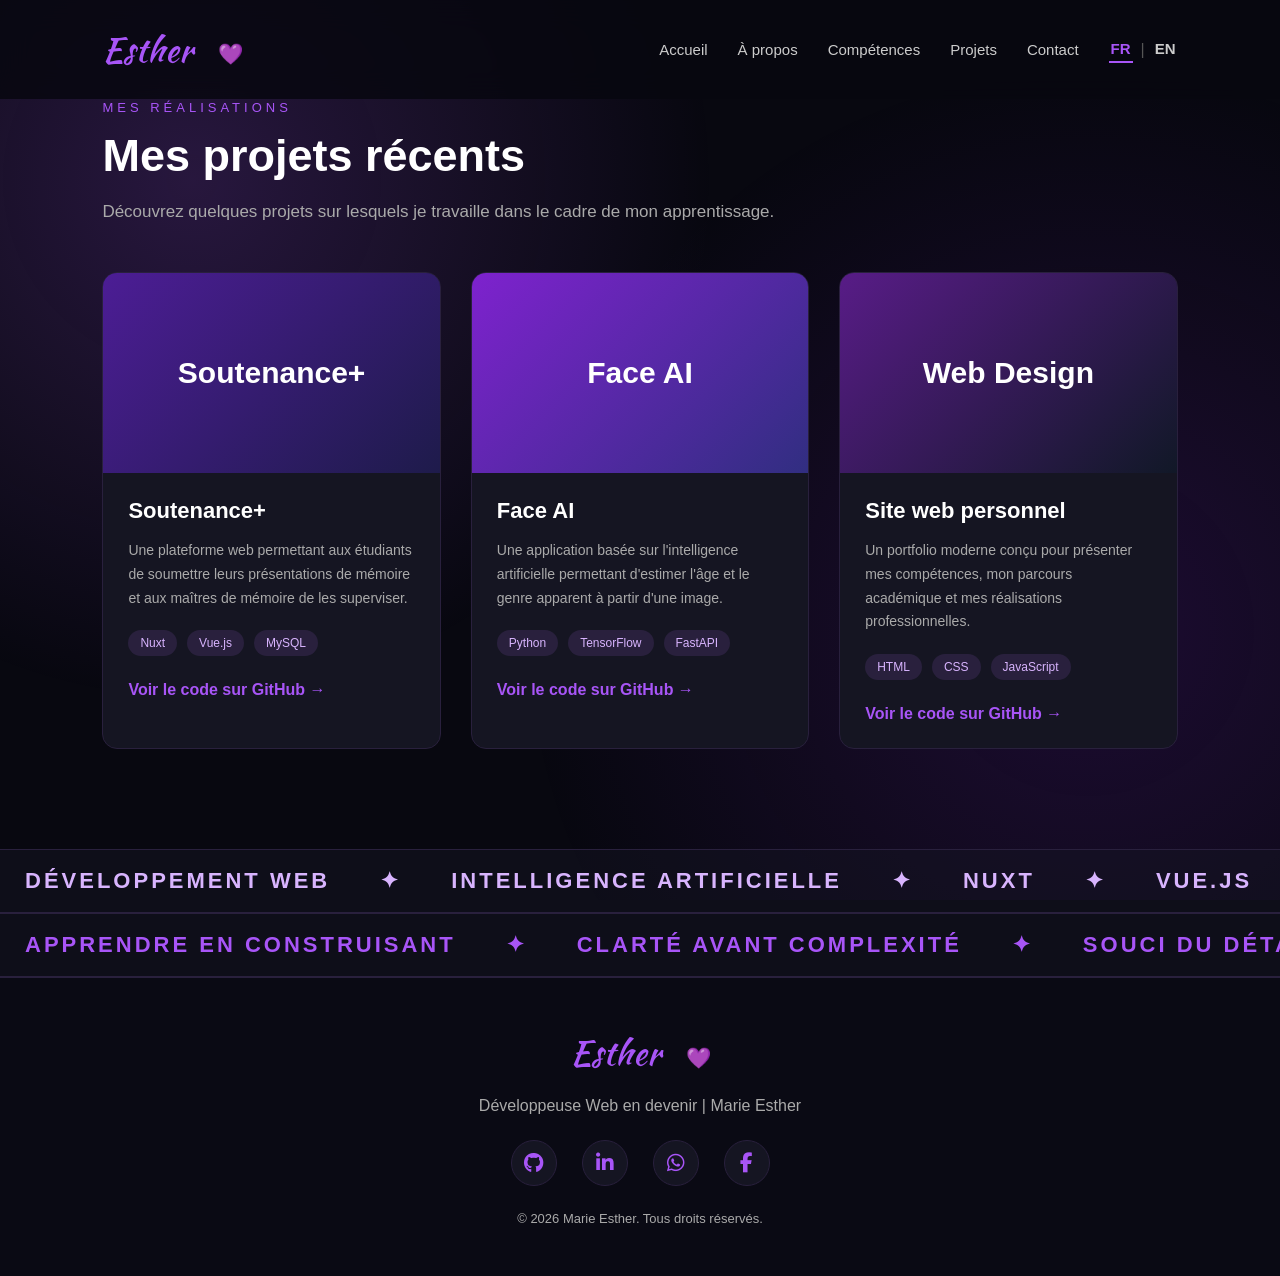
<file: projets.html>
<!DOCTYPE html>
<html lang="fr">
<head>
    <meta charset="UTF-8">
    <meta name="viewport" content="width=device-width, initial-scale=1.0">
    <title data-i18n="title_projects">Projets | Marie Esther</title>
    <link rel="stylesheet" href="style.css">
        <meta name="description" content="Portfolio de Marie Esther, étudiante en systèmes informatiques et logiciels à HECM. Développement web, intelligence artificielle, Nuxt, Vue.js, Python.">

    <meta property="og:type" content="website">
    <meta property="og:title" content="Marie Esther | Développeuse Web">
    <meta property="og:description" content="Étudiante en systèmes informatiques et logiciels à HECM. Découvrez mes projets web et d'intelligence artificielle.">
    <meta property="og:image" content="https://portfolio-marie-esther.vercel.app/og-image.png">
    <meta property="og:url" content="https://portfolio-marie-esther.vercel.app/">
    <meta name="twitter:card" content="summary_large_image">
</head>

<body>

    <header>
        <nav class="navbar">
            <a href="index.html" class="logo">Esther<span>.</span></a>

            <button class="menu-toggle" id="menuToggle" aria-label="Ouvrir le menu">
                ☰
            </button>

            <ul class="nav-links" id="navLinks">
                <li><a href="index.html" data-i18n="nav_home">Accueil</a></li>
                <li><a href="apropos.html" data-i18n="nav_about">À propos</a></li>
                <li><a href="competences.html" data-i18n="nav_skills">Compétences</a></li>
                <li><a href="projets.html" data-i18n="nav_projects">Projets</a></li>
                <li><a href="contact.html" data-i18n="nav_contact">Contact</a></li>
                <li><button class="lang-toggle" id="langToggle" type="button">EN</button></li>
            </ul>
        </nav>
    </header>

    <!-- SECTION PROJETS -->
    <section class="projects" id="projets">

        <div class="projects-container">

            <p class="section-title" data-i18n="proj_label">MES RÉALISATIONS</p>

            <h2 data-i18n="proj_h2">Mes projets récents</h2>

            <p class="projects-description" data-i18n="proj_desc">Découvrez quelques projets sur lesquels je travaille dans le cadre de mon apprentissage.</p>

            <div class="projects-grid">

                <!-- PROJET 1 -->
                <div class="project-card">

                    <div class="project-image project-one">
                        <span>Soutenance+</span>
                    </div>

                    <div class="project-content">

                        <h3>Soutenance+</h3>

                        <p data-i18n="proj1_text">Une plateforme web permettant aux étudiants de soumettre leurs présentations de mémoire et aux maîtres de mémoire de les superviser.</p>

                        <div class="project-tags">
                            <span>Nuxt</span>
                            <span>Vue.js</span>
                            <span>MySQL</span>
                        </div>

                        <a href="https://github.com/Tresor82/soutenance-new" target="_blank" rel="noopener" class="project-link" data-i18n="proj_link">Voir le code sur GitHub →</a>

                    </div>

                </div>

                <!-- PROJET 2 -->
                <div class="project-card">

                    <div class="project-image project-two">
                        <span>Face AI</span>
                    </div>

                    <div class="project-content">

                        <h3>Face AI</h3>

                        <p data-i18n="proj2_text">Une application basée sur l'intelligence artificielle permettant d'estimer l'âge et le genre apparent à partir d'une image.</p>

                        <div class="project-tags">
                            <span>Python</span>
                            <span>TensorFlow</span>
                            <span>FastAPI</span>
                        </div>

                        <a href="https://github.com/Tresor82/genre-reconnaissance-cnn" target="_blank" rel="noopener" class="project-link" data-i18n="proj_link">Voir le code sur GitHub →</a>

                    </div>

                </div>

                <!-- PROJET 3 -->
                <div class="project-card">

                    <div class="project-image project-three">
                        <span>Web Design</span>
                    </div>

                    <div class="project-content">

                        <h3 data-i18n="proj3_title">Site web personnel</h3>

                        <p data-i18n="proj3_text">Un portfolio moderne conçu pour présenter mes compétences, mon parcours académique et mes réalisations professionnelles.</p>

                        <div class="project-tags">
                            <span>HTML</span>
                            <span>CSS</span>
                            <span>JavaScript</span>
                        </div>

                        <a href="https://github.com/Tresor82/portfolio" target="_blank" rel="noopener" class="project-link" data-i18n="proj_link">Voir le code sur GitHub →</a>

                    </div>

                </div>

            </div>

        </div>

    </section>

    <!-- BANDES DE MOTS QUI DÉFILENT -->
    <div class="marquee">
        <div class="marquee-track">
            <div class="marquee-group">
                <span data-i18n="mq_web">DÉVELOPPEMENT WEB</span><span>✦</span>
                <span data-i18n="mq_ai">INTELLIGENCE ARTIFICIELLE</span><span>✦</span>
                <span>NUXT</span><span>✦</span>
                <span>VUE.JS</span><span>✦</span>
                <span>PYTHON</span><span>✦</span>
                <span>TENSORFLOW</span><span>✦</span>
            </div>
            <div class="marquee-group" aria-hidden="true">
                <span data-i18n="mq_web">DÉVELOPPEMENT WEB</span><span>✦</span>
                <span data-i18n="mq_ai">INTELLIGENCE ARTIFICIELLE</span><span>✦</span>
                <span>NUXT</span><span>✦</span>
                <span>VUE.JS</span><span>✦</span>
                <span>PYTHON</span><span>✦</span>
                <span>TENSORFLOW</span><span>✦</span>
            </div>
        </div>
    </div>

    <div class="marquee reverse">
        <div class="marquee-track">
            <div class="marquee-group">
                <span data-i18n="mq2_learn">APPRENDRE EN CONSTRUISANT</span><span>✦</span>
                <span data-i18n="mq2_clarity">CLARTÉ AVANT COMPLEXITÉ</span><span>✦</span>
                <span data-i18n="mq2_detail">SOUCI DU DÉTAIL</span><span>✦</span>
                <span data-i18n="mq2_creativity">CRÉATIVITÉ</span><span>✦</span>
                <span data-i18n="mq2_rigor">RIGUEUR</span><span>✦</span>
            </div>
            <div class="marquee-group" aria-hidden="true">
                <span data-i18n="mq2_learn">APPRENDRE EN CONSTRUISANT</span><span>✦</span>
                <span data-i18n="mq2_clarity">CLARTÉ AVANT COMPLEXITÉ</span><span>✦</span>
                <span data-i18n="mq2_detail">SOUCI DU DÉTAIL</span><span>✦</span>
                <span data-i18n="mq2_creativity">CRÉATIVITÉ</span><span>✦</span>
                <span data-i18n="mq2_rigor">RIGUEUR</span><span>✦</span>
            </div>
        </div>
    </div>

    <!-- FOOTER -->
    <footer class="footer">

        <div class="footer-content">

            <a href="index.html" class="logo">Esther<span>.</span></a>

            <p data-i18n="foot_tag">Développeuse Web en devenir | Marie Esther</p>

            <div class="social-links">

                <a href="https://github.com/Tresor82" target="_blank" rel="noopener">GitHub</a>

                <a href="https://www.linkedin.com/in/marie-esther-gando-2b0a843a9" target="_blank" rel="noopener">LinkedIn</a>

                <a href="https://wa.me/2290168267479" target="_blank" rel="noopener">WhatsApp</a>

                <a href="https://www.facebook.com/profile.php?id=61590139468585" target="_blank" rel="noopener">Facebook</a>

            </div>

            <p class="copyright" data-i18n="foot_copy">© 2026 Marie Esther. Tous droits réservés.</p>

        </div>

    </footer>

    <!-- BOUTON RETOUR EN HAUT -->
    <button id="backToTop" title="Retour en haut">↑</button>

    <script src="script.js"></script>
</body>
</html>
</file>
<file: style.css>
@import url('https://fonts.googleapis.com/css2?family=Kaushan+Script&display=swap');

/* RÉINITIALISATION */
* {
    margin: 0;
    padding: 0;
    box-sizing: border-box;
    scroll-behavior: smooth;
}

body {
    font-family: 'Segoe UI', sans-serif;
    background: #080810;
    color: white;
}

/* NAVIGATION */
header {
    width: 100%;
    padding: 25px 8%;
    position: fixed;
    top: 0;
    z-index: 1000;
    background: rgba(8, 8, 16, 0.85);
    backdrop-filter: blur(15px);
}

.navbar {
    display: flex;
    justify-content: space-between;
    align-items: center;
}

.logo {
    font-size: 28px;
    font-weight: bold;
    color: white;
    text-decoration: none;
}

.logo span {
    color: #a855f7;
}

.nav-links {
    display: flex;
    gap: 30px;
    list-style: none;
    align-items: center;
}

.nav-links a {
    text-decoration: none;
    color: #ccc;
    font-size: 15px;
    transition: 0.3s;
}

.nav-links a:hover {
    color: #a855f7;
}

/* SECTION ACCUEIL */
.hero {
    min-height: 100vh;
    display: flex;
    align-items: center;
    justify-content: space-between;
    padding: 120px 8% 60px;
    gap: 50px;
}

.hero-content {
    max-width: 600px;
}

.welcome {
    color: #a855f7;
    letter-spacing: 4px;
    font-size: 13px;
    margin-bottom: 20px;
}

.hero h1 {
    font-size: 60px;
    line-height: 1.2;
    margin-bottom: 20px;
}

.hero h1 span {
    color: #a855f7;
}

.hero h2 {
    font-size: 24px;
    color: #d8b4fe;
    margin-bottom: 20px;
}

.description {
    color: #aaa;
    line-height: 1.8;
    font-size: 16px;
    margin-bottom: 35px;
}

/* BOUTONS */
.buttons {
    display: flex;
    gap: 20px;
    flex-wrap: wrap;
}

.btn {
    padding: 14px 25px;
    border-radius: 8px;
    text-decoration: none;
    font-weight: bold;
    transition: 0.3s;
}

.primary {
    background: #a855f7;
    color: white;
    box-shadow: 0 0 20px rgba(168, 85, 247, 0.3);
}

.primary:hover {
    background: #9333ea;
    transform: translateY(-4px);
}

.secondary {
    border: 1px solid #a855f7;
    color: #a855f7;
}

.secondary:hover {
    background: #a855f7;
    color: white;
    transform: translateY(-4px);
}

/* PHOTO / VISUEL */
.hero-image {
    position: relative;
    display: flex;
    justify-content: center;
    align-items: center;
}

.glow {
    position: absolute;
    width: 320px;
    height: 320px;
    background: #9333ea;
    border-radius: 50%;
    filter: blur(100px);
    opacity: 0.5;
}

.profile-placeholder {
    position: relative;
    width: 300px;
    height: 300px;
    border-radius: 50%;
    border: 3px solid #a855f7;
    background: linear-gradient(135deg, #1a1028, #080810);
    display: flex;
    justify-content: center;
    align-items: center;
    box-shadow: 0 0 40px rgba(168, 85, 247, 0.4);
}

.profile-placeholder span {
    font-size: 80px;
    font-weight: bold;
    color: #d8b4fe;
}

/* RESPONSIVE */
@media screen and (max-width: 900px) {
    .hero {
        flex-direction: column;
        text-align: center;
    }

    .hero h1 {
        font-size: 45px;
    }

    .buttons {
        justify-content: center;
    }

    .nav-links {
        gap: 12px;
        font-size: 12px;
    }

    .profile-placeholder {
        width: 220px;
        height: 220px;
    }
}
/* SECTION À PROPOS */

.about {
    min-height: 100vh;
    padding: 100px 8%;
    display: flex;
    align-items: center;
    justify-content: center;
    background: #0d0d18;
}

.about-content {
    max-width: 900px;
}

.section-title {
    color: #a855f7;
    letter-spacing: 4px;
    font-size: 13px;
    margin-bottom: 15px;
}

.about h2 {
    font-size: 45px;
    margin-bottom: 30px;
}

.about-content > p:not(.section-title) {
    color: #aaa;
    font-size: 17px;
    line-height: 1.9;
    margin-bottom: 20px;
}

.about-info {
    display: grid;
    grid-template-columns: repeat(3, 1fr);
    gap: 20px;
    margin-top: 40px;
}

.about-info div {
    padding: 25px;
    background: #151522;
    border: 1px solid #29203d;
    border-radius: 12px;
    transition: 0.3s;
}

.about-info div:hover {
    border-color: #a855f7;
    transform: translateY(-5px);
}

.about-info span {
    color: #a855f7;
    font-size: 14px;
}

.about-info p {
    margin-top: 10px;
    color: white;
    font-weight: bold;
}

@media (max-width: 700px) {
    .about-info {
        grid-template-columns: 1fr;
    }

    .about h2 {
        font-size: 35px;
    }
}

.skills {
    padding: 100px 8%;
    background: #080810;
}

.skills-container {
    max-width: 1200px;
    margin: auto;
}

.skills h2 {
    font-size: 45px;
    margin-bottom: 20px;
}

.skills-description {
    color: #aaa;
    font-size: 17px;
    margin-bottom: 50px;
}

.skills-grid {
    display: grid;
    grid-template-columns: repeat(3, 1fr);
    gap: 25px;
}

.skill-card {
    padding: 30px;
    background: #151522;
    border: 1px solid #29203d;
    border-radius: 15px;
    transition: 0.4s;
}

.skill-card:hover {
    transform: translateY(-8px);
    border-color: #a855f7;
    box-shadow: 0 0 25px rgba(168, 85, 247, 0.15);
}

.skill-header {
    display: flex;
    justify-content: space-between;
    align-items: center;
    margin-bottom: 20px;
}

.skill-header h3 {
    font-size: 20px;
}

.skill-header span {
    color: #a855f7;
    font-weight: bold;
}

.progress-bar {
    height: 8px;
    background: #29203d;
    border-radius: 10px;
    overflow: hidden;
    margin-bottom: 20px;
}

.progress {
    height: 100%;
    background: linear-gradient(90deg, #7e22ce, #c084fc);
    border-radius: 10px;
}

.progress.html {
    width: 80%;
}

.progress.css {
    width: 70%;
}

.progress.js {
    width: 40%;
}

.progress.github {
    width: 60%;
}

.progress.word {
    width: 80%;
}

.progress.excel {
    width: 40%;
}

.skill-card p {
    color: #aaa;
    font-size: 14px;
}

@media (max-width: 900px) {
    .skills-grid {
        grid-template-columns: repeat(2, 1fr);
    }
}

@media (max-width: 600px) {
    .skills-grid {
        grid-template-columns: 1fr;
    }

    .skills h2 {
        font-size: 35px;
    }
}

/* SECTION PROJETS */

.projects {
    padding: 100px 8%;
    background: #0d0d18;
}

.projects-container {
    max-width: 1200px;
    margin: auto;
}

.projects h2 {
    font-size: 45px;
    margin-bottom: 20px;
}

.projects-description {
    color: #aaa;
    font-size: 17px;
    margin-bottom: 50px;
}

.projects-grid {
    display: grid;
    grid-template-columns: repeat(3, 1fr);
    gap: 30px;
}

.project-card {
    background: #151522;
    border: 1px solid #29203d;
    border-radius: 15px;
    overflow: hidden;
    transition: 0.4s;
}

.project-card:hover {
    transform: translateY(-10px);
    border-color: #a855f7;
    box-shadow: 0 0 30px rgba(168, 85, 247, 0.2);
}

.project-image {
    height: 200px;
    display: flex;
    align-items: center;
    justify-content: center;
    font-size: 30px;
    font-weight: bold;
    color: white;
}

.project-one {
    background: linear-gradient(135deg, #4c1d95, #1e1b4b);
}

.project-two {
    background: linear-gradient(135deg, #7e22ce, #312e81);
}

.project-three {
    background: linear-gradient(135deg, #581c87, #111827);
}

.project-content {
    padding: 25px;
}

.project-content h3 {
    font-size: 22px;
    margin-bottom: 15px;
}

.project-content p {
    color: #aaa;
    line-height: 1.7;
    font-size: 14px;
    margin-bottom: 20px;
}

.project-tags {
    display: flex;
    flex-wrap: wrap;
    gap: 10px;
    margin-bottom: 25px;
}

.project-tags span {
    background: #29203d;
    color: #d8b4fe;
    padding: 6px 12px;
    border-radius: 20px;
    font-size: 12px;
}

.project-link {
    color: #a855f7;
    text-decoration: none;
    font-weight: bold;
    transition: 0.3s;
}

.project-link:hover {
    color: #d8b4fe;
}

@media (max-width: 900px) {
    .projects-grid {
        grid-template-columns: repeat(2, 1fr);
    }
}

@media (max-width: 600px) {
    .projects-grid {
        grid-template-columns: 1fr;
    }

    .projects h2 {
        font-size: 35px;
    }
}

/* SECTION CONTACT */

.contact {
    padding: 100px 8%;
    background: #080810;
}

.contact-container {
    max-width: 1200px;
    margin: auto;
}

.contact h2 {
    font-size: 45px;
    margin-bottom: 20px;
}

.contact-description {
    color: #aaa;
    font-size: 17px;
    line-height: 1.8;
    margin-bottom: 50px;
    max-width: 650px;
}

.contact-content {
    display: grid;
    grid-template-columns: 1fr 1.5fr;
    gap: 50px;
}

.contact-info {
    display: flex;
    flex-direction: column;
    gap: 25px;
}

.contact-item {
    display: flex;
    align-items: center;
    gap: 20px;
    padding: 20px;
    background: #151522;
    border: 1px solid #29203d;
    border-radius: 12px;
}

.contact-icon {
    width: 50px;
    height: 50px;
    background: #29203d;
    color: #a855f7;
    display: flex;
    align-items: center;
    justify-content: center;
    border-radius: 10px;
    font-size: 22px;
}

.contact-item h3 {
    margin-bottom: 8px;
}

.contact-item p {
    color: #aaa;
    font-size: 14px;
}

.contact-form {
    display: flex;
    flex-direction: column;
    gap: 20px;
}

.contact-form input,
.contact-form textarea {
    width: 100%;
    padding: 16px;
    background: #151522;
    border: 1px solid #29203d;
    border-radius: 10px;
    color: white;
    outline: none;
    font-family: inherit;
    font-size: 15px;
}

.contact-form input:focus,
.contact-form textarea:focus {
    border-color: #a855f7;
    box-shadow: 0 0 15px rgba(168, 85, 247, 0.1);
}

.contact-form textarea {
    resize: vertical;
}

.contact-form button {
    border: none;
    cursor: pointer;
    font-size: 16px;
}

@media (max-width: 800px) {
    .contact-content {
        grid-template-columns: 1fr;
    }

    .contact h2 {
        font-size: 35px;
    }
}
/* FOOTER */

.footer {
    padding: 50px 8%;
    background: #0d0d18;
    border-top: 1px solid #29203d;
    text-align: center;
}

.footer-content {
    max-width: 1200px;
    margin: auto;
}

.footer .logo {
    font-size: 32px;
}

.footer-content > p {
    color: #aaa;
    margin-top: 20px;
}

.social-links {
    display: flex;
    justify-content: center;
    gap: 25px;
    margin: 25px 0;
}

.social-links a {
    color: #a855f7;
    text-decoration: none;
    transition: 0.3s;
}

.social-links a:hover {
    color: #d8b4fe;
    transform: translateY(-3px);
}

.copyright {
    font-size: 13px;
}

/* BOUTON RETOUR EN HAUT */

#backToTop {
    position: fixed;
    bottom: 30px;
    right: 30px;
    width: 50px;
    height: 50px;
    border: none;
    border-radius: 50%;
    background: #a855f7;
    color: white;
    font-size: 25px;
    cursor: pointer;
    box-shadow: 0 0 20px rgba(168, 85, 247, 0.4);
    display: none;
    z-index: 1000;
    transition: 0.3s;
}

#backToTop:hover {
    background: #9333ea;
    transform: translateY(-5px);
}

/* MENU RESPONSIVE */

.menu-toggle {
    display: none;
    background: transparent;
    border: none;
    color: #a855f7;
    font-size: 30px;
    cursor: pointer;
}

@media (max-width: 768px) {

    .menu-toggle {
        display: block;
    }

    .navbar {
        position: relative;
    }

    .nav-links {
        position: absolute;
        top: 70px;
        right: 0;
        width: 220px;
        background: #151522;
        border: 1px solid #29203d;
        border-radius: 12px;
        padding: 20px;
        display: none;
        flex-direction: column;
        align-items: flex-start;
        gap: 20px;
    }

    .nav-links.active {
        display: flex;
    }

}

/* DÉCALAGE POUR LE MENU FIXE */

html {
    scroll-behavior: smooth;
}

section {
    scroll-margin-top: 80px;
}

/* NOUVELLES COMPÉTENCES */

.progress.vue {
    width: 60%;
}

.progress.python {
    width: 55%;
}

.progress.tensorflow {
    width: 45%;
}

.progress.tailwind {
    width: 60%;
}

/* AUTRES DOMAINES */

.other-title {
    margin-top: 80px;
}

.level-list {
    display: flex;
    flex-wrap: wrap;
    gap: 10px;
}

.level-list span {
    background: #29203d;
    color: #d8b4fe;
    padding: 6px 12px;
    border-radius: 20px;
    font-size: 13px;
}

/* MA FAÇON DE TRAVAILLER */

.values-title {
    font-size: 28px;
    margin-top: 60px;
    margin-bottom: 25px;
}

.about-values {
    display: grid;
    grid-template-columns: repeat(3, 1fr);
    gap: 20px;
}

.about-values div {
    padding: 25px;
    background: #151522;
    border: 1px solid #29203d;
    border-radius: 12px;
    transition: 0.3s;
}

.about-values div:hover {
    border-color: #a855f7;
    transform: translateY(-5px);
}

.about-values h4 {
    color: #a855f7;
    font-size: 16px;
    margin-bottom: 10px;
}

.about-values p {
    color: #aaa;
    font-size: 14px;
    line-height: 1.6;
}

@media (max-width: 700px) {
    .about-values {
        grid-template-columns: 1fr;
    }
}

/* FOND AVEC LUEUR ANIMÉE */

body::before {
    content: "";
    position: fixed;
    inset: 0;
    z-index: -1;
    background:
        radial-gradient(circle at 15% 20%, rgba(168, 85, 247, 0.20), transparent 40%),
        radial-gradient(circle at 85% 70%, rgba(126, 34, 206, 0.18), transparent 45%);
    animation: glowMove 12s ease-in-out infinite alternate;
}

@keyframes glowMove {
    from {
        transform: translate(0, 0) scale(1);
    }
    to {
        transform: translate(30px, -20px) scale(1.1);
    }
}

/* Sections transparentes pour laisser voir la lueur */
.about,
.skills,
.projects,
.contact {
    background: transparent;
}

.footer {
    background: rgba(13, 13, 24, 0.6);
}

/* BANDES DE MOTS QUI DÉFILENT */

.marquee {
    overflow: hidden;
    padding: 18px 0;
    background: rgba(21, 21, 34, 0.5);
    border-top: 1px solid #29203d;
    border-bottom: 1px solid #29203d;
}

.marquee-track {
    display: flex;
    width: max-content;
    animation: marquee 30s linear infinite;
}

.marquee.reverse .marquee-track {
    animation-direction: reverse;
}

.marquee:hover .marquee-track {
    animation-play-state: paused;
}

.marquee-group {
    display: flex;
    flex-shrink: 0;
}

.marquee-group span {
    padding: 0 25px;
    font-size: 22px;
    font-weight: bold;
    letter-spacing: 3px;
    color: #d8b4fe;
    white-space: nowrap;
}

.marquee.reverse .marquee-group span {
    color: #a855f7;
}

@keyframes marquee {
    from {
        transform: translateX(0);
    }
    to {
        transform: translateX(-50%);
    }
}

@media (max-width: 600px) {
    .marquee-group span {
        font-size: 16px;
        padding: 0 15px;
    }
}

@media (prefers-reduced-motion: reduce) {
    .marquee-track {
        animation: none;
    }
}

/* ILLUSTRATION D'ACCUEIL */

.profile-placeholder {
    overflow: hidden;
}

.profile-placeholder .avatar {
    width: 100%;
    height: 100%;
}

/* PERSONNAGE D'ACCUEIL */

.hero-avatar {
    position: relative;
    width: 100%;
    max-width: 420px;
    height: auto;
    transform: scaleX(-1);
    filter: drop-shadow(0 0 40px rgba(168, 85, 247, 0.35));
    animation: avatarFloat 4s ease-in-out infinite;
}

@keyframes avatarFloat {
    0%, 100% {
        transform: translateY(0) scaleX(-1);
    }
    50% {
        transform: translateY(-12px) scaleX(-1);
    }
}

@media (max-width: 900px) {
    .hero-avatar {
        max-width: 280px;
    }
}

/* RÉSUMÉ DES PAGES */

.summary {
    padding: 100px 8%;
    background: transparent;
}

.summary-container {
    max-width: 1000px;
    margin: auto;
}

.summary h2 {
    font-size: 45px;
    margin-bottom: 50px;
}

.summary-item {
    display: grid;
    grid-template-columns: 1fr 2fr;
    gap: 40px;
    padding: 35px 0;
    border-top: 1px solid #29203d;
}

.summary-item:last-child {
    border-bottom: 1px solid #29203d;
}

.summary-head {
    display: flex;
    align-items: baseline;
    gap: 20px;
}

.summary-number {
    color: #a855f7;
    font-weight: bold;
    letter-spacing: 3px;
}

.summary-head h3 {
    font-size: 26px;
}

.summary-body p {
    color: #aaa;
    font-size: 17px;
    line-height: 1.9;
    margin-bottom: 20px;
}

.summary-link {
    color: #a855f7;
    text-decoration: none;
    font-weight: bold;
    transition: 0.3s;
}

.summary-link:hover {
    color: #d8b4fe;
}

@media (max-width: 800px) {
    .summary-item {
        grid-template-columns: 1fr;
        gap: 15px;
    }

    .summary h2 {
        font-size: 35px;
    }
}

/* SÉLECTEUR DE LANGUE FR | EN */

.lang-switch {
    display: flex;
    align-items: center;
    gap: 8px;
}

.lang-btn {
    background: transparent;
    border: none;
    border-bottom: 2px solid transparent;
    color: #ccc;
    font-size: 15px;
    font-weight: bold;
    cursor: pointer;
    padding: 4px 2px;
    transition: 0.3s;
}

.lang-btn:hover {
    color: #a855f7;
}

.lang-btn.active {
    color: #a855f7;
    border-bottom-color: #a855f7;
}

.lang-sep {
    color: #555;
}

/* ICÔNES DES RÉSEAUX SOCIAUX */

.social-links a.social-icon {
    width: 46px;
    height: 46px;
    display: flex;
    align-items: center;
    justify-content: center;
    background: #151522;
    border: 1px solid #29203d;
    border-radius: 50%;
    font-size: 20px;
}

.social-links a.social-icon:hover {
    background: #a855f7;
    color: white;
    border-color: #a855f7;
    transform: translateY(-3px);
    box-shadow: 0 0 20px rgba(168, 85, 247, 0.4);
}

/* LOGO MANUSCRIT */

.logo,
.footer .logo {
    font-family: 'Kaushan Script', cursive;
    font-size: 34px;
    font-weight: normal;
    color: #a855f7;
}

.logo span {
    display: none;
}

.logo::after {
    content: " 💜";
    font-family: 'Segoe UI Emoji', 'Apple Color Emoji', 'Noto Color Emoji', sans-serif;
    font-size: 0.6em;
    vertical-align: middle;
}
</file>
